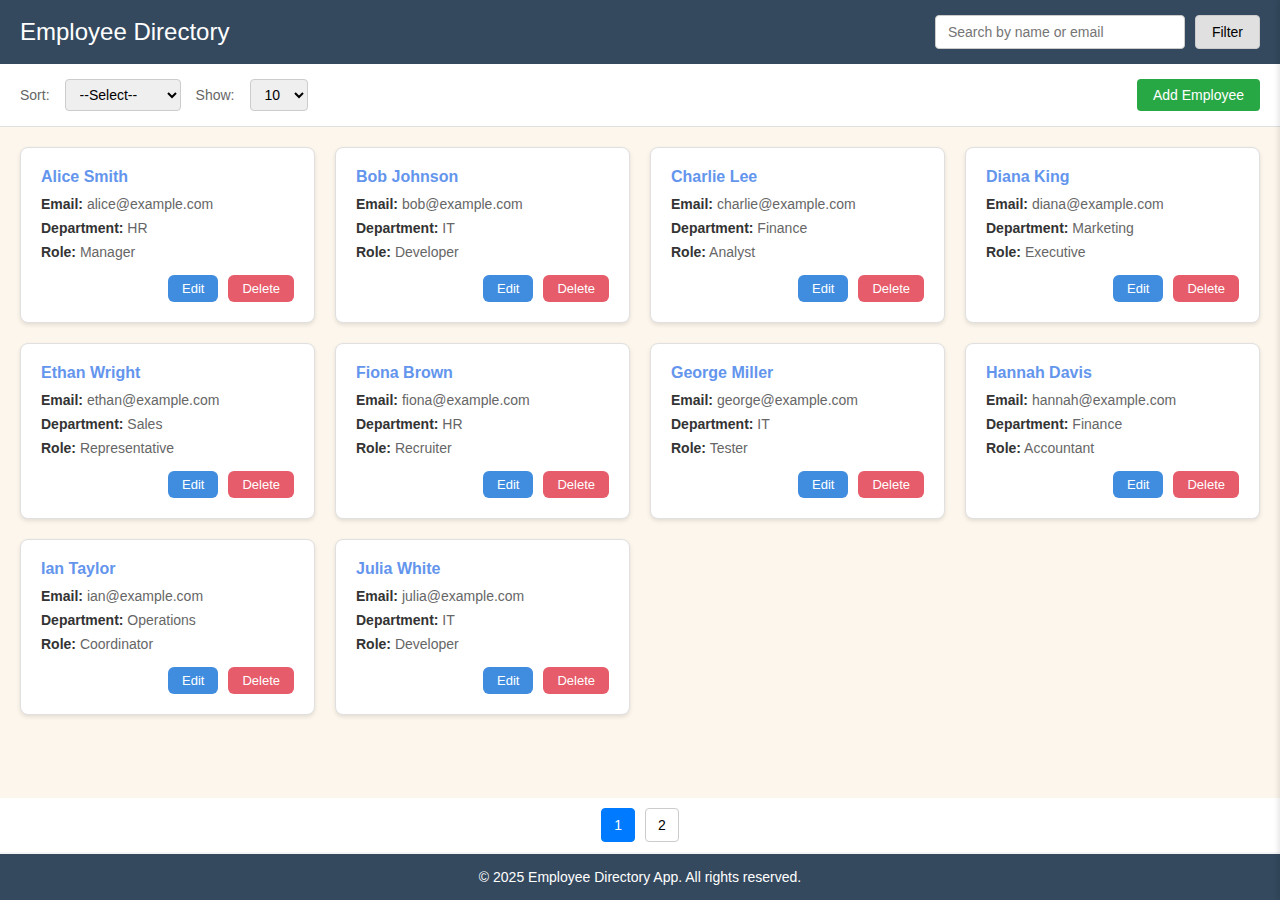
<file: index.html>
<!DOCTYPE html>
<html lang="en">
<head>
    <meta charset="UTF-8" />
    <meta name="viewport" content="width=device-width, initial-scale=1.0" />
    <title>Employee Directory</title>
    <link rel="stylesheet" href="./src/main/resources/static/css/style.css" />
</head>
<body>
    <div class="header">
        <h1>Employee Directory</h1>
        <div class="header-right">
            <div class="search-bar">
                <input type="text" id="searchInput" placeholder="Search by name or email" />
            </div>
            <button class="filter-btn" id="filterToggle">Filter</button>
        </div>
    </div>

    <div class="controls">
        <div class="controls-left">
            <label for="sortSelect">Sort:</label>
            <select id="sortSelect">
                <option value="">--Select--</option>
                <option value="firstName">Name</option>
                <option value="department">Department</option>
            </select>
            <label for="itemsPerPage">Show:</label>
            <select id="itemsPerPage">
                <option value="10">10</option>
                <option value="25">25</option>
                <option value="50">50</option>
            </select>
        </div>
        <button class="add-employee-btn" id="addEmployeeBtn">Add Employee</button>
    </div>

    <div class="main-container">
        <div class="content" id="content">
            <div class="employee-grid" id="employeeGrid"></div>
            <div class="pagination" id="pagination"></div>
        </div>

        <div class="filter-sidebar" id="filterSidebar">
            <button class="close-filter-btn" id="closeFilterBtn">✖</button>
            <h3>Filter Employees</h3>
            <div class="filter-group">
                <label for="filterFirstName">First Name:</label>
                <input type="text" id="filterFirstName" />
            </div>
            <div class="filter-group">
                <label for="filterDepartment">Department:</label>
                <input type="text" id="filterDepartment" />
            </div>
            <div class="filter-group">
                <label for="filterRole">Role:</label>
                <input type="text" id="filterRole" />
            </div>
            <div class="filter-actions">
                <button class="apply-btn" id="applyFilter">Apply</button>
                <button class="reset-btn" id="resetFilter">Reset</button>
            </div>
        </div>
    </div>

    <div class="modal" id="employeeModal">
        <div class="modal-content">
            <h2 id="modalTitle">Add Employee</h2>
            <form id="employeeForm">
                <input type="hidden" id="employeeId" />
                <div class="form-group full-width">
                    <label for="firstName">First name</label>
                    <input type="text" id="firstName" required />
                </div>
                <div class="form-group full-width">
                    <label for="lastName">Last name</label>
                    <input type="text" id="lastName" required />
                </div>
                <div class="form-row">
                    <div class="form-group">
                        <label for="email">Email</label>
                        <input type="email" id="email" required />
                    </div>
                    <div class="form-group">
                        <label for="department">Department</label>
                        <select id="department" required>
                            <option value="">--Select--</option>
                            <option value="HR">HR</option>
                            <option value="IT">IT</option>
                            <option value="Finance">Finance</option>
                            <option value="Marketing">Marketing</option>
                            <option value="Sales">Sales</option>
                        </select>
                    </div>
                </div>
                <div class="form-group full-width">
                    <label for="role">Role</label>
                    <select id="role" required>
                        <option value="">--Select--</option>
                        <option value="Manager">Manager</option>
                        <option value="Developer">Developer</option>
                        <option value="Analyst">Analyst</option>
                        <option value="Designer">Designer</option>
                        <option value="Specialist">Specialist</option>
                    </select>
                </div>
                <div class="modal-actions">
                    <button type="button" class="cancel-btn" id="cancelBtn">Cancel</button>
                    <button type="submit" class="submit-btn" id="submitBtn">Add</button>
                </div>
            </form>
        </div>
    </div>

    <div class="footer">
        © 2025 Employee Directory App. All rights reserved.
    </div>

    <script>
        let employees = [{"firstName":"Alice","id":"1","email":"alice@example.com","role":"Manager","department":"HR","lastName":"Smith"},{"firstName":"Bob","id":"2","email":"bob@example.com","role":"Developer","department":"IT","lastName":"Johnson"},{"firstName":"Charlie","id":"3","email":"charlie@example.com","role":"Analyst","department":"Finance","lastName":"Lee"},{"firstName":"Diana","id":"4","email":"diana@example.com","role":"Executive","department":"Marketing","lastName":"King"},{"firstName":"Ethan","id":"5","email":"ethan@example.com","role":"Representative","department":"Sales","lastName":"Wright"},{"firstName":"Fiona","id":"6","email":"fiona@example.com","role":"Recruiter","department":"HR","lastName":"Brown"},{"firstName":"George","id":"7","email":"george@example.com","role":"Tester","department":"IT","lastName":"Miller"},{"firstName":"Hannah","id":"8","email":"hannah@example.com","role":"Accountant","department":"Finance","lastName":"Davis"},{"firstName":"Ian","id":"9","email":"ian@example.com","role":"Coordinator","department":"Operations","lastName":"Taylor"},{"firstName":"Julia","id":"10","email":"julia@example.com","role":"Developer","department":"IT","lastName":"White"},{"firstName":"Kevin","id":"11","email":"kevin@example.com","role":"Strategist","department":"Marketing","lastName":"Moore"},{"firstName":"Laura","id":"12","email":"laura@example.com","role":"Assistant","department":"HR","lastName":"Martin"},{"firstName":"Mike","id":"13","email":"mike@example.com","role":"Engineer","department":"IT","lastName":"Clark"},{"firstName":"Nina","id":"14","email":"nina@example.com","role":"Auditor","department":"Finance","lastName":"Lewis"},{"firstName":"Oscar","id":"15","email":"oscar@example.com","role":"Supervisor","department":"Operations","lastName":"Walker"},{"firstName":"Paula","id":"16","email":"paula@example.com","role":"Manager","department":"Sales","lastName":"Hall"},{"firstName":"Quentin","id":"17","email":"quentin@example.com","role":"DevOps Engineer","department":"IT","lastName":"Allen"},{"firstName":"Rachel","id":"18","email":"rachel@example.com","role":"Designer","department":"Marketing","lastName":"Young"},{"firstName":"Steve","id":"19","email":"steve@example.com","role":"Controller","department":"Finance","lastName":"Hill"},{"firstName":"Tina","id":"20","email":"tina@example.com","role":"Trainer","department":"HR","lastName":"Scott"}];
        let filteredEmployees = [...employees];
    </script>

    <script src="./src/main/resources/static/js/data.js"></script>
    <script src="./src/main/resources/static/js/app.js"></script>
</body>
</html>
</file>
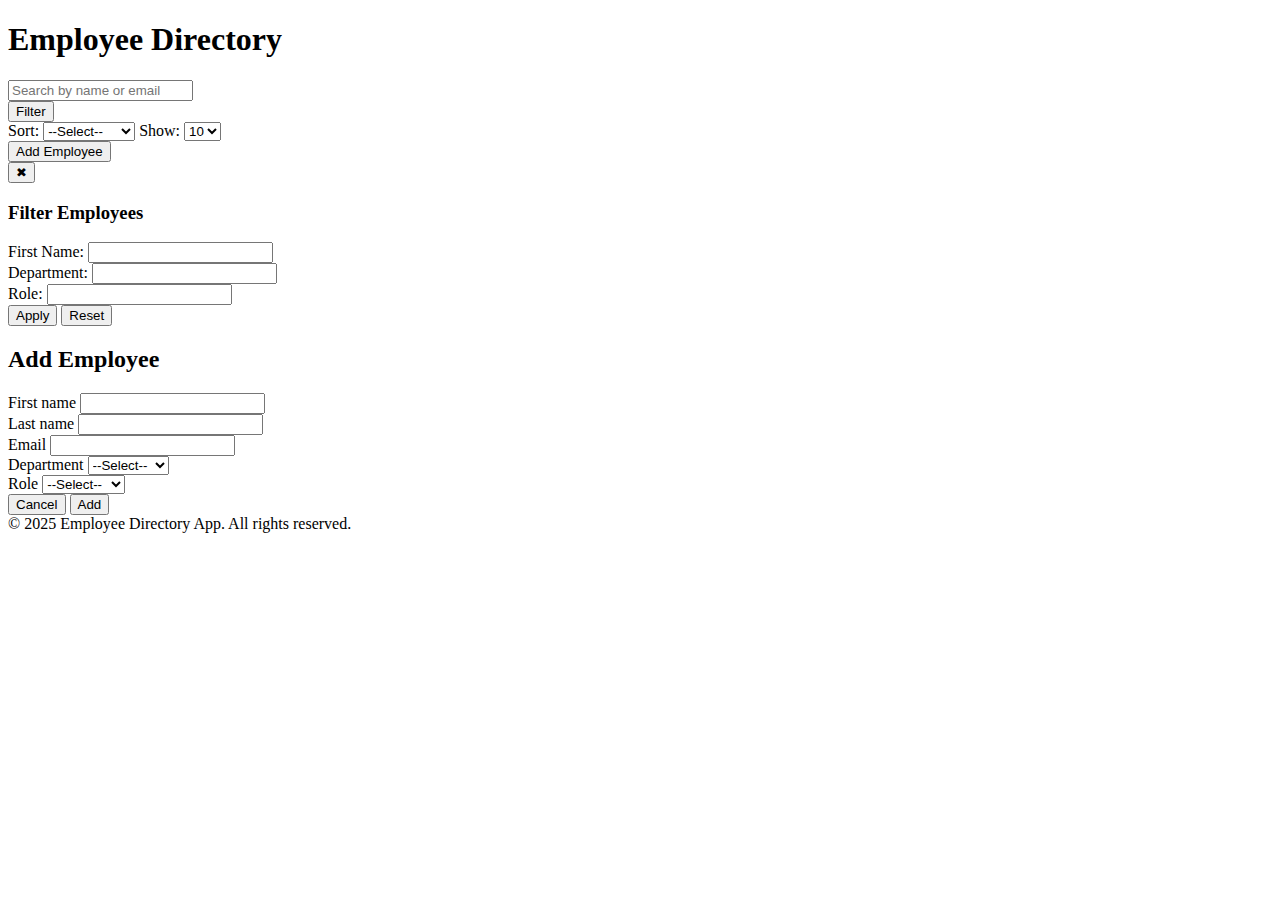
<file: output.html>
<!DOCTYPE html>
<html lang="en">
<head>
    <meta charset="UTF-8" />
    <meta name="viewport" content="width=device-width, initial-scale=1.0" />
    <title>Employee Directory</title>
    <link rel="stylesheet" href="C:\Users\chopp\Music\Employee Directory\src\main\resources\static\css\style.css" />
</head>
<body>
    <div class="header">
        <h1>Employee Directory</h1>
        <div class="header-right">
            <div class="search-bar">
                <input type="text" id="searchInput" placeholder="Search by name or email" />
            </div>
            <button class="filter-btn" id="filterToggle">Filter</button>
        </div>
    </div>

    <div class="controls">
        <div class="controls-left">
            <label for="sortSelect">Sort:</label>
            <select id="sortSelect">
                <option value="">--Select--</option>
                <option value="firstName">Name</option>
                <option value="department">Department</option>
            </select>
            <label for="itemsPerPage">Show:</label>
            <select id="itemsPerPage">
                <option value="10">10</option>
                <option value="25">25</option>
                <option value="50">50</option>
            </select>
        </div>
        <button class="add-employee-btn" id="addEmployeeBtn">Add Employee</button>
    </div>

    <div class="main-container">
        <div class="content" id="content">
            <div class="employee-grid" id="employeeGrid"></div>
            <div class="pagination" id="pagination"></div>
        </div>

        <div class="filter-sidebar" id="filterSidebar">
            <button class="close-filter-btn" id="closeFilterBtn">✖</button>
            <h3>Filter Employees</h3>
            <div class="filter-group">
                <label for="filterFirstName">First Name:</label>
                <input type="text" id="filterFirstName" />
            </div>
            <div class="filter-group">
                <label for="filterDepartment">Department:</label>
                <input type="text" id="filterDepartment" />
            </div>
            <div class="filter-group">
                <label for="filterRole">Role:</label>
                <input type="text" id="filterRole" />
            </div>
            <div class="filter-actions">
                <button class="apply-btn" id="applyFilter">Apply</button>
                <button class="reset-btn" id="resetFilter">Reset</button>
            </div>
        </div>
    </div>

    <div class="modal" id="employeeModal">
        <div class="modal-content">
            <h2 id="modalTitle">Add Employee</h2>
            <form id="employeeForm">
                <input type="hidden" id="employeeId" />
                <div class="form-group full-width">
                    <label for="firstName">First name</label>
                    <input type="text" id="firstName" required />
                </div>
                <div class="form-group full-width">
                    <label for="lastName">Last name</label>
                    <input type="text" id="lastName" required />
                </div>
                <div class="form-row">
                    <div class="form-group">
                        <label for="email">Email</label>
                        <input type="email" id="email" required />
                    </div>
                    <div class="form-group">
                        <label for="department">Department</label>
                        <select id="department" required>
                            <option value="">--Select--</option>
                            <option value="HR">HR</option>
                            <option value="IT">IT</option>
                            <option value="Finance">Finance</option>
                            <option value="Marketing">Marketing</option>
                            <option value="Sales">Sales</option>
                        </select>
                    </div>
                </div>
                <div class="form-group full-width">
                    <label for="role">Role</label>
                    <select id="role" required>
                        <option value="">--Select--</option>
                        <option value="Manager">Manager</option>
                        <option value="Developer">Developer</option>
                        <option value="Analyst">Analyst</option>
                        <option value="Designer">Designer</option>
                        <option value="Specialist">Specialist</option>
                    </select>
                </div>
                <div class="modal-actions">
                    <button type="button" class="cancel-btn" id="cancelBtn">Cancel</button>
                    <button type="submit" class="submit-btn" id="submitBtn">Add</button>
                </div>
            </form>
        </div>
    </div>

    <div class="footer">
        © 2025 Employee Directory App. All rights reserved.
    </div>

    <script>
        let employees = [{"role":"Manager","email":"alice@example.com","id":"1","firstName":"Alice","lastName":"Smith","department":"HR"},{"role":"Developer","email":"bob@example.com","id":"2","firstName":"Bob","lastName":"Johnson","department":"IT"},{"role":"Analyst","email":"charlie@example.com","id":"3","firstName":"Charlie","lastName":"Lee","department":"Finance"},{"role":"Executive","email":"diana@example.com","id":"4","firstName":"Diana","lastName":"King","department":"Marketing"},{"role":"Representative","email":"ethan@example.com","id":"5","firstName":"Ethan","lastName":"Wright","department":"Sales"},{"role":"Recruiter","email":"fiona@example.com","id":"6","firstName":"Fiona","lastName":"Brown","department":"HR"},{"role":"Tester","email":"george@example.com","id":"7","firstName":"George","lastName":"Miller","department":"IT"},{"role":"Accountant","email":"hannah@example.com","id":"8","firstName":"Hannah","lastName":"Davis","department":"Finance"},{"role":"Coordinator","email":"ian@example.com","id":"9","firstName":"Ian","lastName":"Taylor","department":"Operations"},{"role":"Developer","email":"julia@example.com","id":"10","firstName":"Julia","lastName":"White","department":"IT"},{"role":"Strategist","email":"kevin@example.com","id":"11","firstName":"Kevin","lastName":"Moore","department":"Marketing"},{"role":"Assistant","email":"laura@example.com","id":"12","firstName":"Laura","lastName":"Martin","department":"HR"},{"role":"Engineer","email":"mike@example.com","id":"13","firstName":"Mike","lastName":"Clark","department":"IT"},{"role":"Auditor","email":"nina@example.com","id":"14","firstName":"Nina","lastName":"Lewis","department":"Finance"},{"role":"Supervisor","email":"oscar@example.com","id":"15","firstName":"Oscar","lastName":"Walker","department":"Operations"},{"role":"Manager","email":"paula@example.com","id":"16","firstName":"Paula","lastName":"Hall","department":"Sales"},{"role":"DevOps Engineer","email":"quentin@example.com","id":"17","firstName":"Quentin","lastName":"Allen","department":"IT"},{"role":"Designer","email":"rachel@example.com","id":"18","firstName":"Rachel","lastName":"Young","department":"Marketing"},{"role":"Controller","email":"steve@example.com","id":"19","firstName":"Steve","lastName":"Hill","department":"Finance"},{"role":"Trainer","email":"tina@example.com","id":"20","firstName":"Tina","lastName":"Scott","department":"HR"}];
        let filteredEmployees = [...employees];
    </script>

    <script src="C:\Users\chopp\Music\Employee Directory\src\main\resources\static\js\data.js"></script>
    <script src="C:\Users\chopp\Music\Employee Directory\src\main\resources\static\js\app.js"></script>
</body>
</html>
</file>
<file: src/main/resources/static/css/style.css>
* {
            margin: 0;
            padding: 0;
            box-sizing: border-box;
        }

        body {
            font-family: Arial, sans-serif;
            background-color: #f5f5f5;
            color: #333;
        }

        /* Header Styles */
        .header {
            background-color: #34495e;
            color: white;
            padding: 15px 20px;
            display: flex;
            justify-content: space-between;
            align-items: center;
        }

        .header h1 {
            font-size: 24px;
            font-weight: normal;
        }

        .header-right {
            display: flex;
            align-items: center;
            gap: 10px;
        }

        .search-bar input {
            padding: 8px 12px;
            border: 1px solid #ccc;
            border-radius: 4px;
            width: 250px;
            font-size: 14px;
        }

        .filter-btn {
            background-color: #e0e0e0;
            border: 1px solid #ccc;
            padding: 8px 16px;
            border-radius: 4px;
            cursor: pointer;
            font-size: 14px;
        }

        .filter-btn:hover {
            background-color: #d0d0d0;
        }

        /* Controls */
        .controls {
            padding: 15px 20px;
            background-color: white;
            border-bottom: 1px solid #e0e0e0;
            display: flex;
            justify-content: space-between;
            align-items: center;
        }

        .controls-left {
            display: flex;
            align-items: center;
            gap: 15px;
        }

        .controls-left label {
            font-size: 14px;
            color: #666;
        }

        .controls-left select {
            padding: 6px 10px;
            border: 1px solid #ccc;
            border-radius: 4px;
            font-size: 14px;
        }

        .add-employee-btn {
            background-color: #28a745;
            color: white;
            border: none;
            padding: 8px 16px;
            border-radius: 4px;
            cursor: pointer;
            font-size: 14px;
            font-weight: 500;
        }

        .add-employee-btn:hover {
            background-color: #218838;
        }
        /* Modal backdrop */
        .modal {
            position: fixed;
            top: 0;
            left: 0;
            width: 100%;
            height: 100%;
            background-color: rgba(0, 0, 0, 0.4); /* semi-transparent backdrop */
            display: none; /* default hidden */
            justify-content: center;
            align-items: center;
            z-index: 1000;
        }

        /* Modal box */
        .modal-content {
            background: white;
            padding: 30px;
            border-radius: 8px;
            max-width: 500px;
            width: 90%;
            box-shadow: 0 10px 25px rgba(0, 0, 0, 0.3);
            animation: fadeIn 0.3s ease-in-out;
        }

        /* Optional: Fade-in animation */
        @keyframes fadeIn {
            from {
                opacity: 0;
                transform: scale(0.95);
            }
            to {
                opacity: 1;
                transform: scale(1);
            }
        }


        /* Main Content */
        .main-container {
            display: flex;
            position: relative;
        }

        .content {
            flex: 1;
            padding: 20px;
            transition: margin-right 0.3s ease;
            background-color: #fdf6ec;
        }

        .content.with-sidebar {
            margin-right: 300px;
        }

        /* Employee Grid */
        .employee-grid {
            display: grid;
            grid-template-columns: repeat(auto-fill, minmax(280px, 1fr));
            gap: 20px;
            margin-bottom: 100px;
        }

        .employee-grid.no-employees {
            display: flex;
            justify-content: center;
            align-items: center;
            min-height: 300px; /* Ensures vertical center without pushing page down too much */
            margin-top: 20px;
        }

        .no-employee-card {
            background: white;
            border: 1px solid #e0e0e0;
            border-radius: 8px;
            padding: 40px;
            box-shadow: 0 2px 4px rgba(0,0,0,0.1);
            text-align: center;
            font-size: 18px;
            color: #666;
        }

        .employee-card {
            background: white;
            border: 1px solid #e0e0e0;
            border-radius: 8px;
            padding: 20px;
            box-shadow: 0 2px 4px rgba(0,0,0,0.1);
            transition: transform 0.2s ease, box-shadow 0.2s ease;
        }

        .employee-card:hover {
            transform: translateY(-4px);
            box-shadow: 0 8px 16px rgba(0,0,0,0.15);
        }

        .employee-card h3 {
            font-size: 18px;
            margin-bottom: 10px;
            color: #333;
        }

        .employee-card p {
            font-size: 14px;
            margin-bottom: 8px;
            color: #666;
        }

        .employee-card p strong {
            color: #333;
        }

        .card-actions {
            display: flex;
            gap: 10px;
            margin-top: 15px;
            justify-content: flex-end;
        }

        .edit-btn, .delete-btn {
            padding: 6px 14px;
            border: none;
            border-radius: 6px;
            cursor: pointer;
            font-size: 13px;
            transition: background 0.3s ease, color 0.3s ease;
        }

        .edit-btn {
            background-color: #408de0;
            color: #fff;
        }

        .edit-btn:hover {
            background-color: #3381d4;
        }

        .delete-btn {
            background-color: #e65c6a;
            color: #fff;
        }

        .delete-btn:hover {
            background-color: #f94759;
        }

        /* Filter Sidebar */
        .filter-sidebar {
            position: fixed;
            top: 0;
            right: -300px;
            width: 300px;
            height: 100vh;
            background: white;
            border-left: 1px solid #e0e0e0;
            padding: 20px;
            transition: right 0.3s ease;
            z-index: 1000;
            box-shadow: -2px 0 5px rgba(0,0,0,0.1);
        }

        .filter-sidebar.active {
            right: 0;
        }

        .filter-sidebar h3 {
            font-size: 18px;
            margin-bottom: 20px;
            color: #333;
        }

        .close-filter-btn {
            position: absolute;
            top: 10px;
            right: 10px;
            background: none;
            border: none;
            font-size: 20px;
            cursor: pointer;
            color: #333;
        }

        .close-filter-btn:hover {
            color: red;
        }


        .filter-group {
            margin-bottom: 15px;
        }

        .filter-group label {
            display: block;
            margin-bottom: 5px;
            font-size: 14px;
            color: #666;
        }

        .filter-group input {
            width: 100%;
            padding: 8px;
            border: 1px solid #ccc;
            border-radius: 4px;
            font-size: 14px;
        }

        .filter-actions {
            display: flex;
            gap: 10px;
            margin-top: 20px;
        }

        .apply-btn {
            background-color: #007bff;
            color: white;
            border: none;
            padding: 8px 16px;
            border-radius: 4px;
            cursor: pointer;
            font-size: 14px;
        }

        .apply-btn:hover {
            background-color: #0056b3;
        }

        .reset-btn {
            background-color: #6c757d;
            color: white;
            border: none;
            padding: 8px 16px;
            border-radius: 4px;
            cursor: pointer;
            font-size: 14px;
        }

        .reset-btn:hover {
            background-color: #545b62;
        }

        /* Modal Styles */
        .modal {
            display: none;
            position: fixed;
            top: 0;
            left: 0;
            width: 100%;
            height: 100%;
            background-color: rgba(0,0,0,0.5);
            z-index: 2000;
        }

        .modal.active {
            display: flex;
            justify-content: center;
            align-items: center;
        }

        .modal-content {
            background: white;
            border-radius: 8px;
            padding: 30px;
            width: 90%;
            max-width: 500px;
            max-height: 90vh;
            overflow-y: auto;
        }

        .modal-content h2 {
            font-size: 24px;
            margin-bottom: 25px;
            color: #333;
        }

        .form-row {
            display: flex;
            gap: 15px;
            margin-bottom: 20px;
        }

        .form-group {
            flex: 1;
        }

        .form-group.full-width {
            flex: none;
            width: 100%;
        }

        .form-group label {
            display: block;
            margin-bottom: 5px;
            font-size: 14px;
            color: #333;
        }

        .form-group input,
        .form-group select {
            width: 100%;
            padding: 10px;
            border: 1px solid #ccc;
            border-radius: 4px;
            font-size: 14px;
        }

        .form-group input:focus,
        .form-group select:focus {
            outline: none;
            border-color: #007bff;
        }

        .modal-actions {
            display: flex;
            justify-content: flex-end;
            gap: 10px;
            margin-top: 30px;
        }

        .cancel-btn {
            background-color: #6c757d;
            color: white;
            border: none;
            padding: 10px 20px;
            border-radius: 4px;
            cursor: pointer;
            font-size: 14px;
        }

        .cancel-btn:hover {
            background-color: #545b62;
        }

        .submit-btn {
            background-color: #007bff;
            color: white;
            border: none;
            padding: 10px 20px;
            border-radius: 4px;
            cursor: pointer;
            font-size: 14px;
        }

        .submit-btn:hover {
            background-color: #0056b3;
        }

        /* Footer */
        .footer {
            background-color: #34495e;
            color: white;
            text-align: center;
            padding: 15px;
            font-size: 14px;
            position: fixed;
            bottom: 0;
            left: 0;
            width: 100%;
            z-index: 999;
        }


        /* Pagination */
        .pagination {
            display: flex;
            justify-content: center;
            gap: 10px;
            position: fixed;
            bottom: 48px; /* slightly above the fixed footer height */
            left: 0;
            width: 100%;
            background-color: white; /* optional: to make sure it's not transparent */
            padding: 10px 0;
            z-index: 998;
        }


        .pagination button {
            padding: 8px 12px;
            border: 1px solid #ccc;
            background: white;
            border-radius: 4px;
            cursor: pointer;
            font-size: 14px;
        }

        /* .pagination button:hover:not(:disabled) {
            background-color: #f8f9fa;
            color: black;
        } */

        .pagination button:disabled {
            opacity: 0.5;
            cursor: not-allowed;
        }

        .pagination button.active {
            background-color: #007bff;
            color: white;
            border-color: #007bff;
        }

        /* No Results */
        .no-results {
            text-align: center;
            padding: 40px;
            color: #666;
        }

        /* Responsive Design */
        @media (max-width: 768px) {
            .header {
                flex-direction: column;
                gap: 15px;
            }

            .header-right {
                width: 100%;
                justify-content: space-between;
            }

            .search-bar input {
                width: 200px;
            }

            .controls {
                flex-direction: column;
                gap: 15px;
                align-items: stretch;
            }

            .controls-left {
                justify-content: space-between;
            }

            .employee-grid {
                grid-template-columns: 1fr;
            }

            .filter-sidebar {
                width: 100%;
                right: -100%;
            }

            .content.with-sidebar {
                margin-right: 0;
            }

            .form-row {
                flex-direction: column;
            }

            .modal-content {
                padding: 20px;
            }
        }

        #employee-name{
            font-size: 16px;
            font-weight: bold;
            color: cornflowerblue;
            margin-bottom: 10px;
        }
</file>
